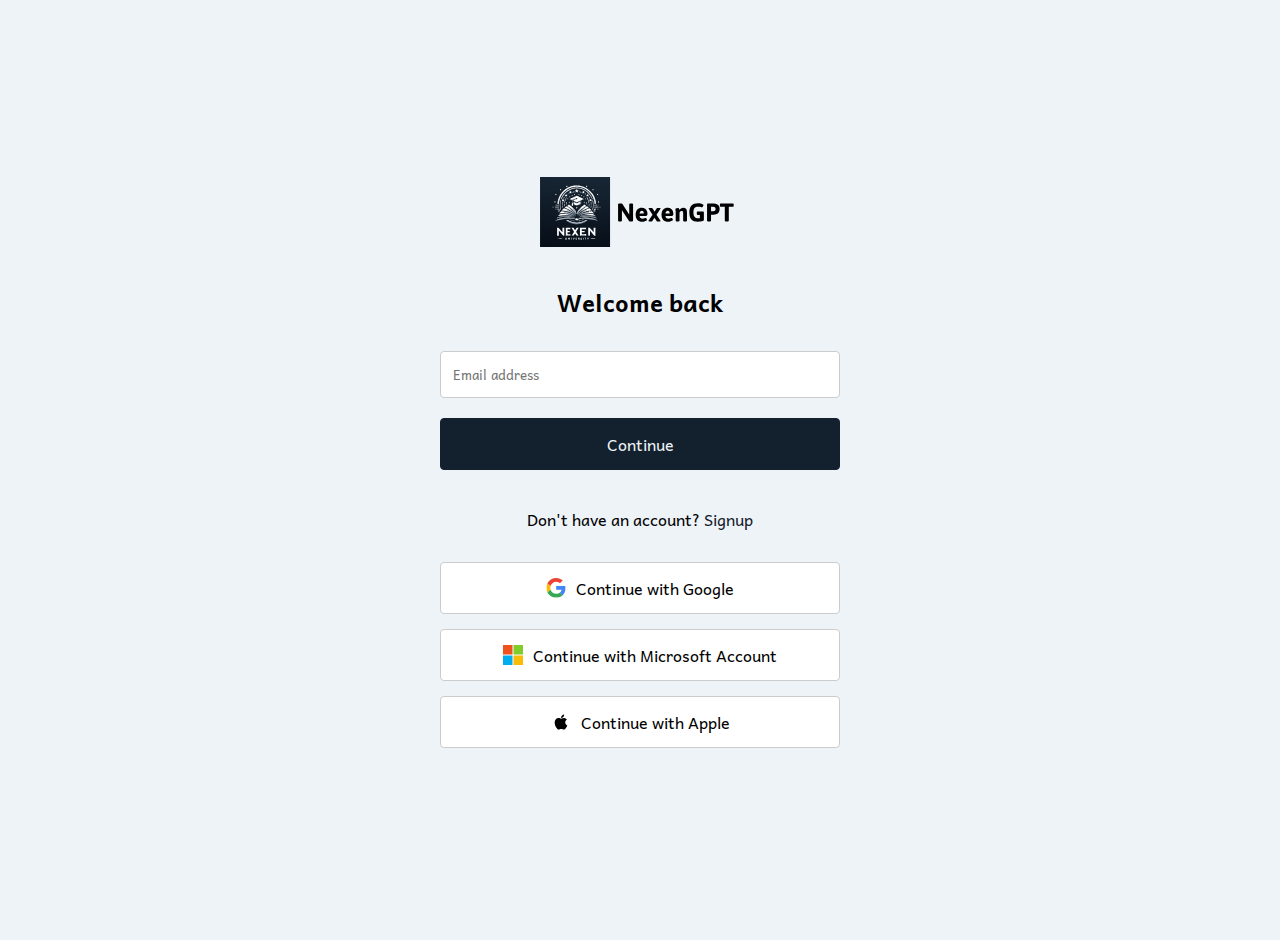
<file: login.html>
<!DOCTYPE html>
<html lang="en">
<head>
    <meta charset="UTF-8">
    <meta name="viewport" content="width=device-width, initial-scale=1.0">
    <title>NexenGPT - Welcome back </title>
    <link rel="preconnect" href="https://fonts.googleapis.com">
    <link rel="preconnect" href="https://fonts.gstatic.com" crossorigin>
    <link href="https://fonts.googleapis.com/css2?family=Andika:ital,wght@0,400;0,700;1,400;1,700&display=swap" rel="stylesheet">
    <link rel= "stylesheet" href= login.css>
</head>
<body>
    <div class="logo">
        <img src="Nexen icons/NexenGPT logo.svg" alt="NexenGPT Logo">
    </div>
    <div class="signup-container">
        <h1>Welcome back</h1>
        <form id="signupForm" onsubmit="return handleSubmit(event)">
            <input type="email" class="form-control" placeholder="Email address" required>
            <button type="submit" class="continue-btn">Continue</button>
        </form>

        <p class="login-text">
            Don't have an account? <a href="signup.html" class="signup-link">Signup</a>
        </p>

        <div class="social-buttons">
            <button class="social-btn">
                <img src="Nexen icons/googleicon.svg" alt="Google icon"> Continue with Google
            </button>
            <button class="social-btn">
                <img src="/Nexen icons/microsofticon.svg" alt="Microsoft icon"> Continue with Microsoft Account
            </button>
            <button class="social-btn">
                <img src="Nexen icons/apple.svg" alt="Apple icon"> Continue with Apple
            </button>
        </div>
    </div>

    <script>
        function handleSubmit(event) {
            event.preventDefault();
            const email = event.target.querySelector('input[type="email"]').value;
            
            // Here you would typically make an API call to your backend
            console.log('Signup attempt:', { email });
            
            // For demo purposes, show a success message
            alert('Signup attempt registered!\nEmail: ' + email);
            
            return false;
        }
    </script>
</body>
</html>
</file>
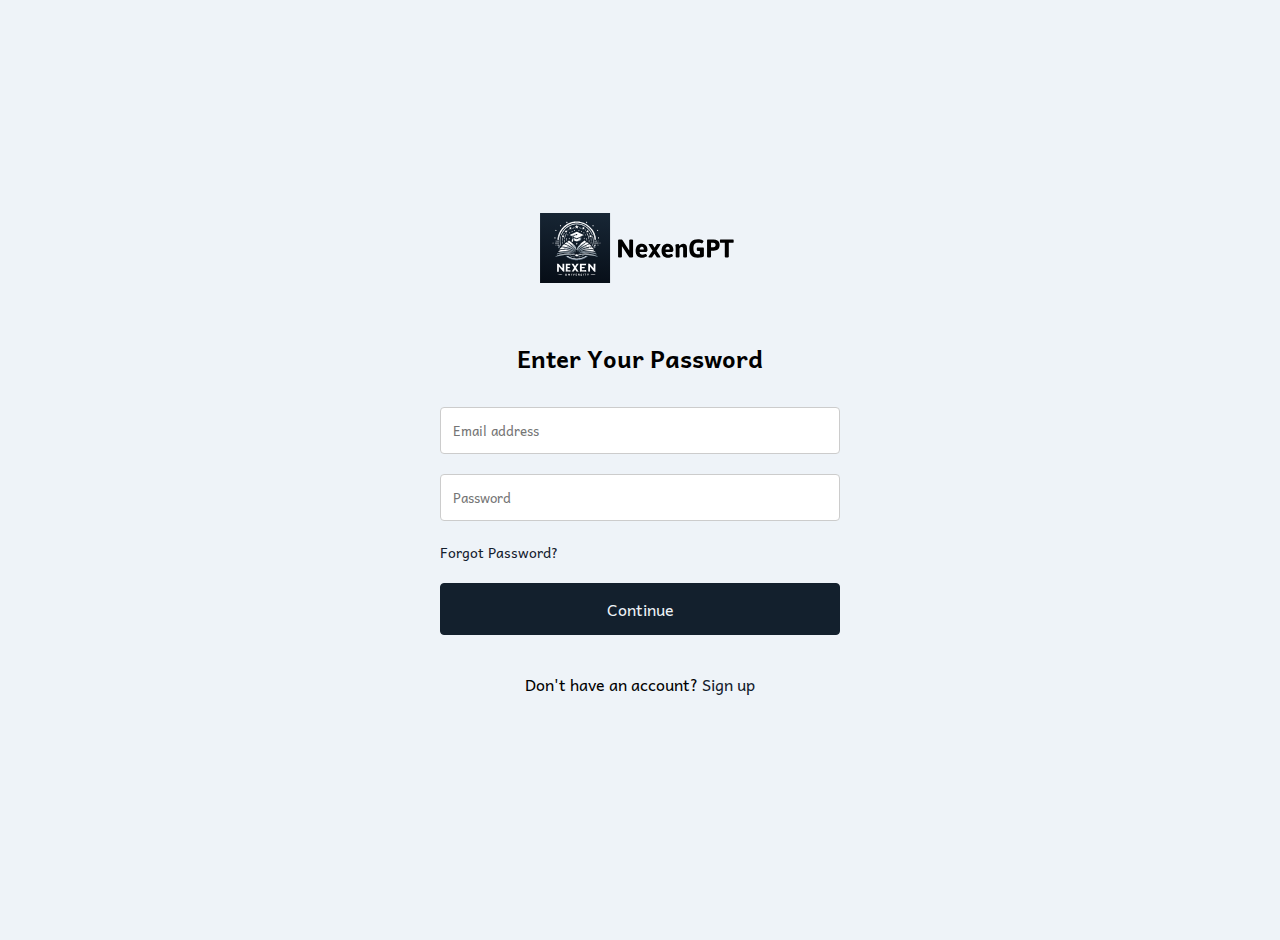
<file: password.html>
<!DOCTYPE html>
<html lang="en">
<head>
    <meta charset="UTF-8">
    <meta name="viewport" content="width=device-width, initial-scale=1.0">
    <title>Nexen Enter password</title>
    <link rel="preconnect" href="https://fonts.googleapis.com">
    <link rel="preconnect" href="https://fonts.gstatic.com" crossorigin>
    <link href="https://fonts.googleapis.com/css2?family=Andika:ital,wght@0,400;0,700;1,400;1,700&display=swap" rel="stylesheet">
    <link rel= "stylesheet" href= password.css>
</head>
<body>
    <div class="logo">
        <img src="Nexen icons/NexenGPT logo.svg" alt="NexenGPT Logo">
    </div>
    <div class="login-container">
        <h1>Enter Your Password</h1>
        <form id="loginForm" onsubmit="return handleSubmit(event)">
            <div class="form-group">
                <input type="email" id="email" class="form-control" placeholder="Email address" required>
            </div>
            <div class="form-group">
                <input type="password" id="password" class="form-control" placeholder="Password" required>
            </div>
            <a href="#" class="forgot-password">Forgot Password?</a>
            <button type="submit" class="continue-btn">Continue</button>
            <p class="signup-text">
                Don't have an account? <a href="signup.html" class="signup-link">Sign up</a>
            </p>
        </form>
    </div>

    <script>
        function handleSubmit(event) {
            event.preventDefault();
            const email = document.getElementById('email').value;
            const password = document.getElementById('password').value;
            
            // Here you would typically make an API call to your backend
            console.log('Login attempt:', { email, password });
            
            // For demo purposes, show a success message
            alert('Login attempt registered!\nEmail: ' + email);
            
            return false;
        }
    </script>
</body>
</html>
</file>
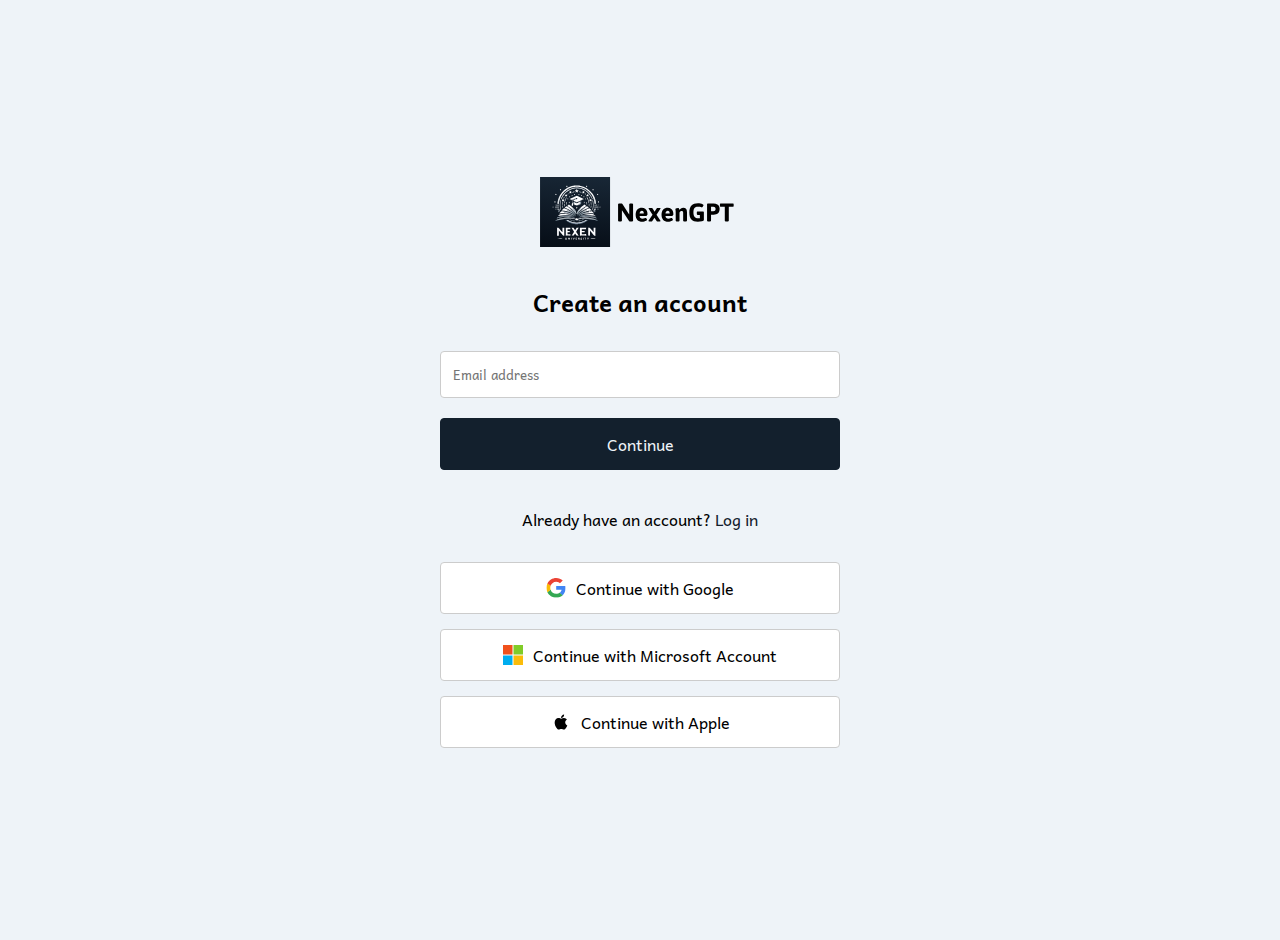
<file: signup.html>
<!DOCTYPE html>
<html lang="en">
<head>
    <meta charset="UTF-8">
    <meta name="viewport" content="width=device-width, initial-scale=1.0">
    <title>NexenGPT - Create Account</title>
    <link rel="preconnect" href="https://fonts.googleapis.com">
    <link rel="preconnect" href="https://fonts.gstatic.com" crossorigin>
    <link href="https://fonts.googleapis.com/css2?family=Andika:ital,wght@0,400;0,700;1,400;1,700&display=swap" rel="stylesheet">
    <link rel= "stylesheet" href= signup.css>
</head>
<body>
    <div class="logo">
        <img src="Nexen icons/NexenGPT logo.svg" alt="NexenGPT Logo">
    </div>
    <div class="signup-container">
        <h1>Create an account</h1>
        <form id="signupForm" onsubmit="return handleSubmit(event)">
            <input type="email" class="form-control" placeholder="Email address" required>
            <button type="submit" class="continue-btn">Continue</button>
        </form>

        <p class="login-text">
            Already have an account? <a href="login.html" class="login-link">Log in</a>
        </p>

        <div class="social-buttons">
            <button class="social-btn">
                <img src="Nexen icons/googleicon.svg" alt="Google icon"> Continue with Google
            </button>
            <button class="social-btn">
                <img src="Nexen icons/microsofticon.svg" alt="Microsoft icon"> Continue with Microsoft Account
            </button>
            <button class="social-btn">
                <img src="Nexen icons/apple.svg" alt="Apple icon"> Continue with Apple
            </button>
        </div>
    </div>

    <script>
        function handleSubmit(event) {
            event.preventDefault();
            const email = event.target.querySelector('input[type="email"]').value;
            
            // Here you would typically make an API call to your backend
            console.log('Signup attempt:', { email });
            
            // For demo purposes, show a success message
            alert('Signup attempt registered!\nEmail: ' + email);
            
            return false;
        }
    </script>
</body>
</html>
</file>
